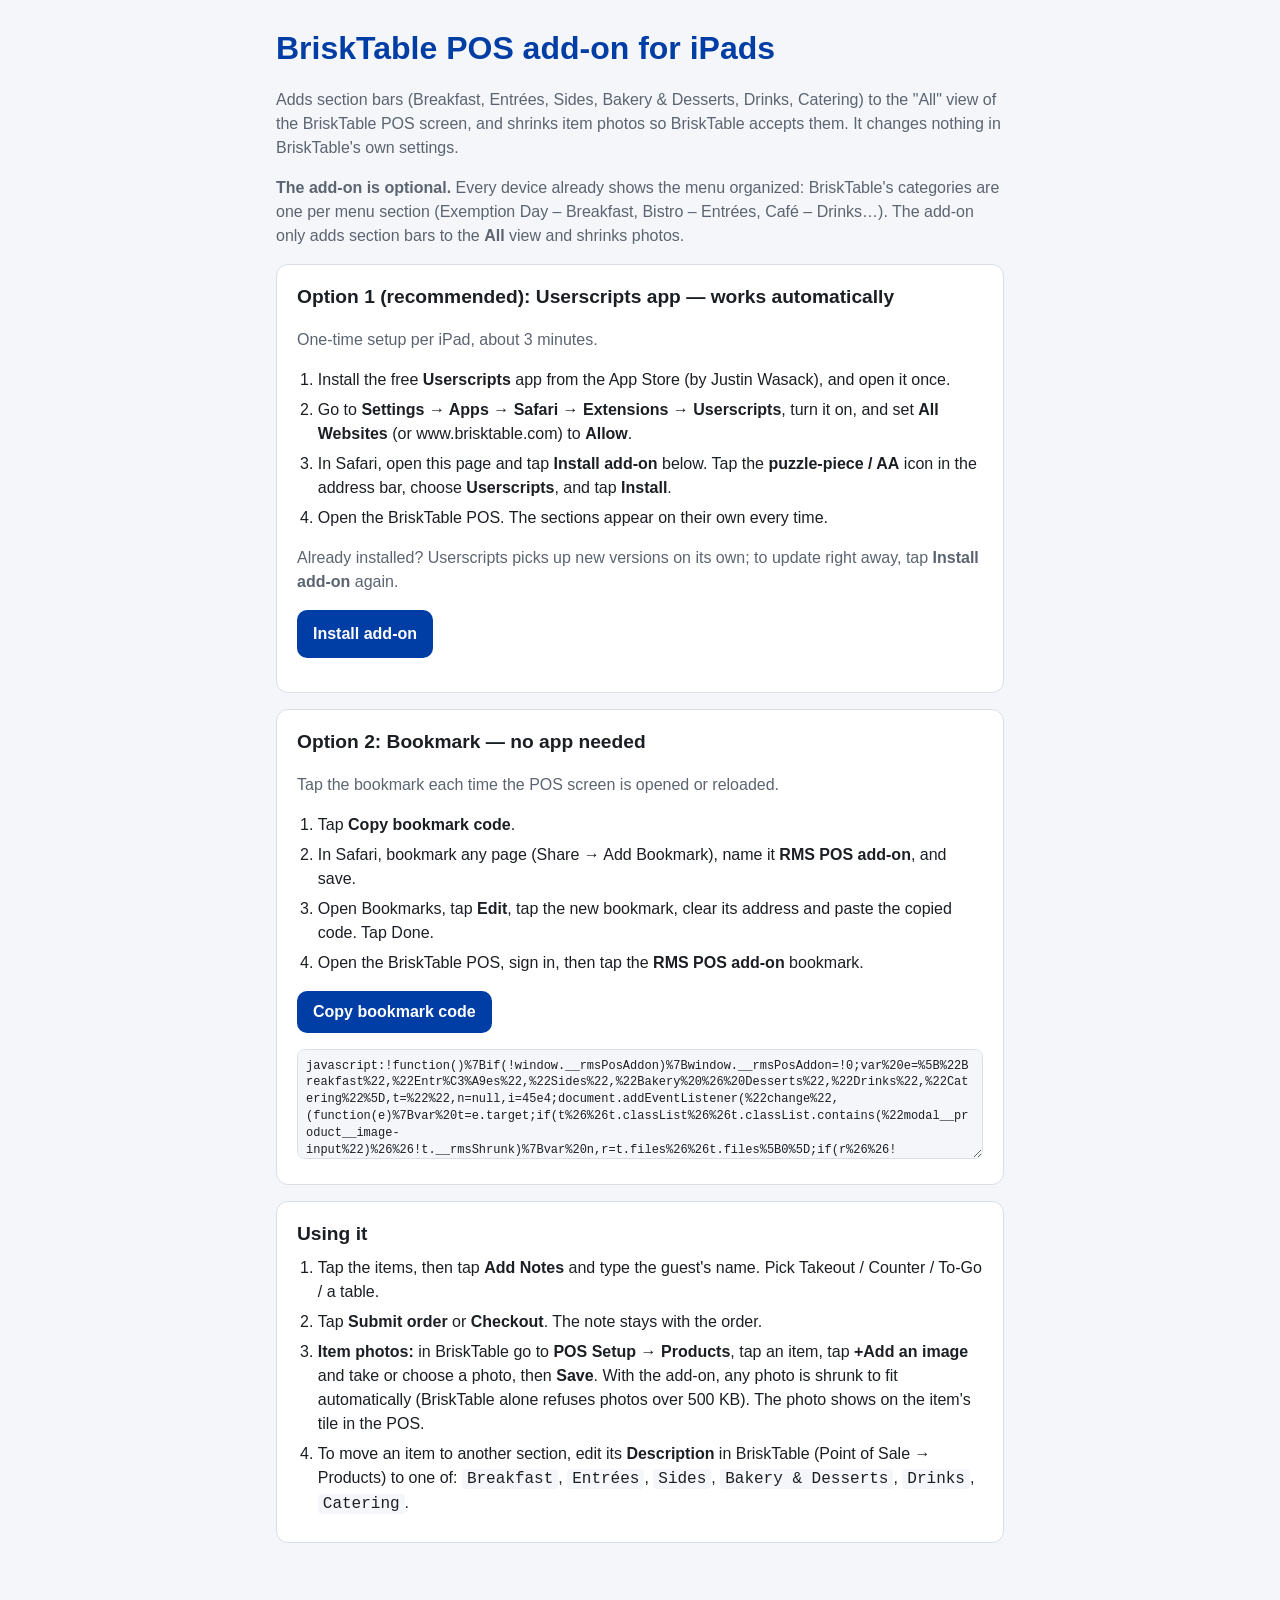
<file: rms-2.0/brisktable/index.html>
<!DOCTYPE html>
<html lang="en">
<head>
<meta charset="UTF-8">
<meta name="viewport" content="width=device-width, initial-scale=1.0">
<title>BriskTable iPad Setup</title>
<style>
:root{--blue:#003DA5;--text:#1b1f24;--muted:#5b6470;--bg:#f4f6fa;--card:#fff;--line:#d9dee7}
@media (prefers-color-scheme: dark){:root:not([data-theme="light"]){--blue:#7fb0ff;--text:#e8ebf0;--muted:#a7b0bd;--bg:#14171c;--card:#1e232b;--line:#333a45}}
:root[data-theme="dark"]{--blue:#7fb0ff;--text:#e8ebf0;--muted:#a7b0bd;--bg:#14171c;--card:#1e232b;--line:#333a45}
*{box-sizing:border-box}
body{margin:0;background:var(--bg);color:var(--text);font:16px/1.5 -apple-system,BlinkMacSystemFont,"Segoe UI",Arial,sans-serif}
main{max-width:760px;margin:0 auto;padding:24px 16px 48px}
h1{color:var(--blue);margin:0 0 4px}
.card{background:var(--card);border:1px solid var(--line);border-radius:12px;padding:18px 20px;margin:16px 0}
h2{margin:0 0 8px;font-size:1.2em}
ol{padding-left:1.3em;margin:8px 0}li{margin:6px 0}
.muted{color:var(--muted)}
.btn{display:inline-block;background:var(--blue);color:#fff;border:0;border-radius:10px;padding:12px 16px;font-weight:700;font-size:1em;text-decoration:none;cursor:pointer}
textarea{width:100%;height:110px;font:12px/1.4 ui-monospace,Menlo,monospace;border:1px solid var(--line);border-radius:8px;padding:8px;background:var(--bg);color:var(--text)}
code{background:var(--bg);padding:1px 5px;border-radius:4px}
</style>
</head>
<body>
<main>
<h1>BriskTable POS add-on for iPads</h1>
<p class="muted">Adds section bars (Breakfast, Entrées, Sides, Bakery &amp; Desserts, Drinks, Catering) to the "All" view of the BriskTable POS screen, and shrinks item photos so BriskTable accepts them. It changes nothing in BriskTable's own settings.</p>
<p class="muted"><b>The add-on is optional.</b> Every device already shows the menu organized: BriskTable's categories are one per menu section (Exemption Day – Breakfast, Bistro – Entrées, Café – Drinks…). The add-on only adds section bars to the <b>All</b> view and shrinks photos.</p>

<div class="card">
<h2>Option 1 (recommended): Userscripts app — works automatically</h2>
<p class="muted">One-time setup per iPad, about 3 minutes.</p>
<ol>
<li>Install the free <b>Userscripts</b> app from the App Store (by Justin Wasack), and open it once.</li>
<li>Go to <b>Settings → Apps → Safari → Extensions → Userscripts</b>, turn it on, and set <b>All Websites</b> (or www.brisktable.com) to <b>Allow</b>.</li>
<li>In Safari, open this page and tap <b>Install add-on</b> below. Tap the <b>puzzle-piece / AA</b> icon in the address bar, choose <b>Userscripts</b>, and tap <b>Install</b>.</li>
<li>Open the BriskTable POS. The sections appear on their own every time.</li>
</ol>
<p class="muted">Already installed? Userscripts picks up new versions on its own; to update right away, tap <b>Install add-on</b> again.</p>
<p><a class="btn" href="pos-addon.user.js">Install add-on</a></p>
</div>

<div class="card">
<h2>Option 2: Bookmark — no app needed</h2>
<p class="muted">Tap the bookmark each time the POS screen is opened or reloaded.</p>
<ol>
<li>Tap <b>Copy bookmark code</b>.</li>
<li>In Safari, bookmark any page (Share → Add Bookmark), name it <b>RMS POS add-on</b>, and save.</li>
<li>Open Bookmarks, tap <b>Edit</b>, tap the new bookmark, clear its address and paste the copied code. Tap Done.</li>
<li>Open the BriskTable POS, sign in, then tap the <b>RMS POS add-on</b> bookmark.</li>
</ol>
<p><button class="btn" id="copy">Copy bookmark code</button> <span id="msg" class="muted"></span></p>
<textarea id="code" readonly>Loading…</textarea>
</div>

<div class="card">
<h2>Using it</h2>
<ol>
<li>Tap the items, then tap <b>Add Notes</b> and type the guest's name. Pick Takeout / Counter / To-Go / a table.</li>
<li>Tap <b>Submit order</b> or <b>Checkout</b>. The note stays with the order.</li>
<li><b>Item photos:</b> in BriskTable go to <b>POS Setup → Products</b>, tap an item, tap <b>+Add an image</b> and take or choose a photo, then <b>Save</b>. With the add-on, any photo is shrunk to fit automatically (BriskTable alone refuses photos over 500 KB). The photo shows on the item's tile in the POS.</li>
<li>To move an item to another section, edit its <b>Description</b> in BriskTable (Point of Sale → Products) to one of: <code>Breakfast</code>, <code>Entrées</code>, <code>Sides</code>, <code>Bakery &amp; Desserts</code>, <code>Drinks</code>, <code>Catering</code>.</li>
</ol>
</div>
</main>
<script>
(function(){
  var ta=document.getElementById('code'),msg=document.getElementById('msg');
  fetch('bookmarklet.txt',{cache:'no-store'}).then(function(r){return r.text();}).then(function(t){ta.value=t.trim();}).catch(function(){ta.value='Could not load the bookmark code. Reload this page.';});
  document.getElementById('copy').onclick=function(){
    var done=function(){msg.textContent='Copied.';};
    if(navigator.clipboard&&navigator.clipboard.writeText){navigator.clipboard.writeText(ta.value).then(done,function(){ta.select();msg.textContent='Select all in the box and copy.';});}
    else{ta.focus();ta.select();try{document.execCommand('copy');done();}catch(e){msg.textContent='Select all in the box and copy.';}}
  };
})();
</script>
</body>
</html>
</file>
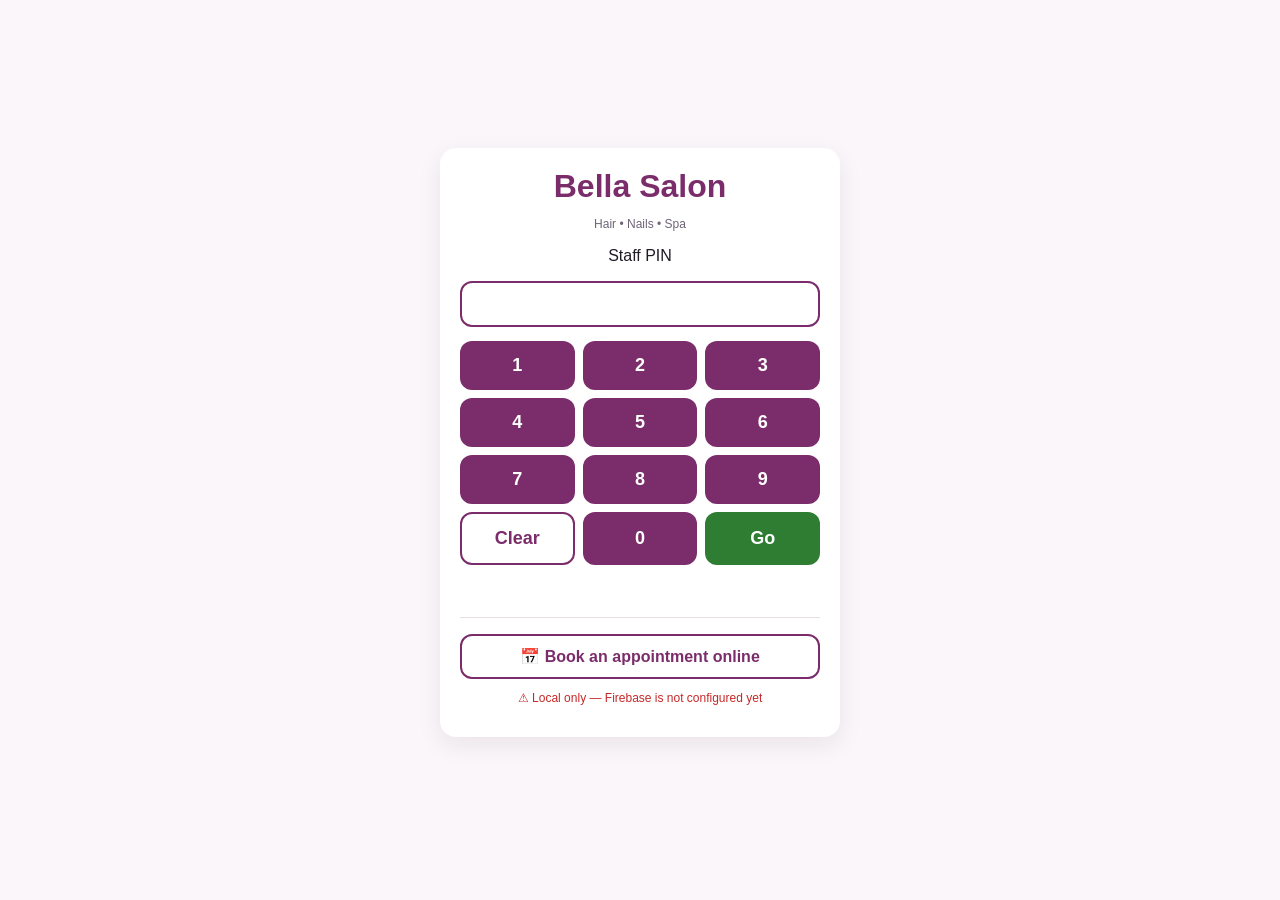
<file: guides/salon-booking/starter/index.html>
<!DOCTYPE html>
<html lang="en">
<head>
<meta charset="UTF-8" />
<meta name="viewport" content="width=device-width, initial-scale=1.0" />
<title>Salon Booking</title>
<link rel="stylesheet" href="styles.css?v=1" />
</head>
<body>
<div id="app"><div class="loading">Loading Salon Booking&hellip;</div></div>
<script src="app.js?v=1"></script>
<script type="module" src="firebase-sync.js?v=1"></script>
</body>
</html>
</file>
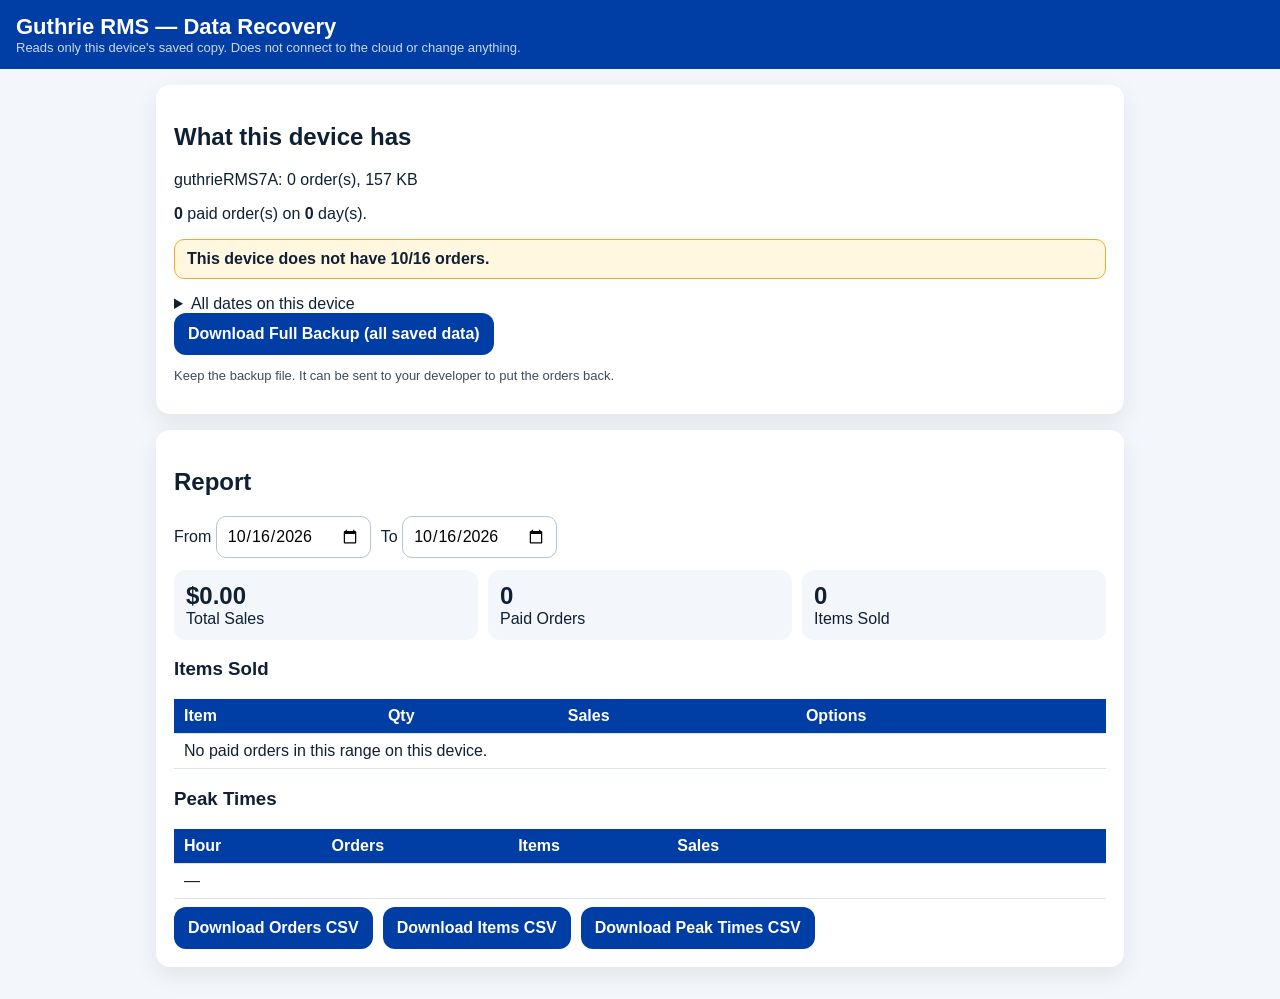
<file: recover.html>
<!DOCTYPE html>
<html lang="en">
<head>
<meta charset="UTF-8" />
<meta name="viewport" content="width=device-width, initial-scale=1.0" />
<title>Guthrie RMS Recovery</title>
<!--
  Recovery page: reads the copy of Guthrie RMS data saved in THIS browser, without connecting to
  the cloud (it does not load app.js or firebase-sync.js), so opening it can't overwrite anything.
  Shows which order dates this device still has and, for a chosen date range, total sales, items
  sold and peak times, with CSV downloads and a full backup file. It never changes or deletes data.
-->
<style>
:root{--blue:#003DA5;--light:#D9E8FF;--ink:#102033;--gold:#F9A825;--red:#C62828;--green:#2E7D32;--gray:#f3f6fb}
*{box-sizing:border-box}body{margin:0;font-family:Arial,Helvetica,sans-serif;background:var(--gray);color:var(--ink)}
header{background:var(--blue);color:white;padding:14px 16px}header h1{margin:0;font-size:22px}
main{max-width:1000px;margin:auto;padding:16px}.card{background:white;border-radius:14px;box-shadow:0 8px 24px rgba(0,0,0,.08);padding:18px;margin-bottom:16px}
.notice{background:var(--light);border:1px solid var(--blue);border-radius:10px;padding:10px 12px;color:var(--blue);font-weight:700}
.warn{background:#fff7df;border-color:var(--gold);color:var(--ink)}
.bad{background:#fdecea;border-color:var(--red);color:var(--red)}
.row{display:flex;gap:10px;flex-wrap:wrap;align-items:center}
input{padding:10px;border:1px solid #b5c4d6;border-radius:10px;font:inherit}
button{border:0;border-radius:12px;padding:12px 14px;background:var(--blue);color:white;font-weight:700;cursor:pointer;font:inherit;font-weight:700}
button.alt{background:white;color:var(--blue);border:2px solid var(--blue)}
table{width:100%;border-collapse:collapse;margin:8px 0}th,td{padding:8px 10px;border-bottom:1px solid #dbe3ef;text-align:left}th{background:var(--blue);color:white}
.stats{display:grid;grid-template-columns:repeat(auto-fit,minmax(150px,1fr));gap:10px;margin:12px 0}.stats div{background:var(--gray);border-radius:12px;padding:12px}.stats b{display:block;font-size:24px}
.peak td{background:#fff7df}.tag{background:var(--gold);border-radius:999px;padding:2px 8px;font-size:12px;font-weight:800}
.bar{height:12px;background:#e3e9f2;border-radius:999px;overflow:hidden}.bar span{display:block;height:100%;background:var(--blue)}
.small{font-size:13px;opacity:.8}
</style>
</head>
<body>
<header><h1>Guthrie RMS — Data Recovery</h1><div class="small">Reads only this device's saved copy. Does not connect to the cloud or change anything.</div></header>
<main id="out"><div class="card">Reading this device's saved data…</div></main>
<script>
(function(){
  const KEYS=['guthrieRMS7A','guthrieRMS5A','guthrieRMS4K','guthrieRMS4F'];
  const money=n=>'$'+(Number(n)||0).toFixed(2);
  const esc=s=>String(s??'').replace(/&/g,'&amp;').replace(/</g,'&lt;');
  const ymd=t=>{const d=new Date(t);return isNaN(d)?'':d.toLocaleDateString('en-CA');};
  const items=o=>Array.isArray(o?.items)?o.items.filter(i=>i&&i.name&&Number(i.price)>=0):[];
  const total=o=>items(o).reduce((a,i)=>a+(Number(i.price)||0),0);
  const hourLabel=h=>{const f=x=>((x+11)%12+1)+(x<12||x===24?' AM':' PM');return f(h)+' – '+f(h+1);};
  const out=document.getElementById('out');
  // Load every saved copy on this device.
  const copies=[];
  KEYS.forEach(k=>{try{const raw=localStorage.getItem(k);if(!raw)return;const d=JSON.parse(raw);copies.push({key:k,data:d,raw});}catch(e){copies.push({key:k,error:String(e)});}});
  // Paid orders from all copies, de-duplicated by id (newest copy first).
  const byId=new Map();
  copies.forEach(c=>(c.data?.orders||[]).forEach(o=>{if(o&&o.paid&&!byId.has(o.id))byId.set(o.id,o);}));
  const paid=[...byId.values()];
  const days={};paid.forEach(o=>{const d=ymd(o.paidAt||Number(o.id));if(d)(days[d]=days[d]||[]).push(o);});
  const dayList=Object.keys(days).sort();
  const closeouts=copies.flatMap(c=>c.data?.dailyCloseouts||[]);
  let from='2026-10-16', to='2026-10-16';
  function render(){
    if(!copies.length){out.innerHTML='<div class="card"><p class="notice bad">No Guthrie RMS data is saved on this device (in this browser). Try another iPad or computer that used the app before November 11.</p></div>';return;}
    const sel=paid.filter(o=>{const d=ymd(o.paidAt||Number(o.id));return d>=from&&d<=to;});
    const sales=sel.reduce((a,o)=>a+total(o),0);
    const itemMap={};sel.forEach(o=>items(o).forEach(i=>{const r=itemMap[i.name]||(itemMap[i.name]={name:i.name,qty:0,sales:0,mods:{}});r.qty++;r.sales+=Number(i.price)||0;(i.mods||[]).forEach(m=>r.mods[m]=(r.mods[m]||0)+1);}));
    const itemRows=Object.values(itemMap).sort((a,b)=>b.sales-a.sales||b.qty-a.qty);
    const hrMap={};sel.forEach(o=>{const h=new Date(Number(o.id)||o.paidAt).getHours();const r=hrMap[h]||(hrMap[h]={hour:h,orders:0,items:0,sales:0});r.orders++;r.items+=items(o).length;r.sales+=total(o);});
    const hrs=Object.values(hrMap).sort((a,b)=>a.hour-b.hour);const maxO=Math.max(0,...hrs.map(r=>r.orders)),maxS=Math.max(0,...hrs.map(r=>r.sales));
    const close=closeouts.filter(c=>c.date>=from&&c.date<=to);
    out.innerHTML=`
    <div class="card">
      <h2>What this device has</h2>
      <p>${copies.map(c=>c.error?`${c.key}: could not read`:`${c.key}: ${(c.data.orders||[]).length} order(s), ${Math.round(c.raw.length/1024)} KB`).join('<br>')}</p>
      <p><b>${paid.length}</b> paid order(s) on <b>${dayList.length}</b> day(s)${dayList.length?`: ${dayList[0]} to ${dayList[dayList.length-1]}`:''}.</p>
      ${days['2026-10-16']?`<p class="notice">This device HAS 10/16 orders (${days['2026-10-16'].length}). Download the backup below before opening the main app on this device.</p>`:`<p class="notice warn">This device does not have 10/16 orders.</p>`}
      <details><summary>All dates on this device</summary><p class="small">${dayList.map(d=>`${d} (${days[d].length})`).join(', ')||'none'}</p></details>
      <div class="row"><button onclick="downloadBackup()">Download Full Backup (all saved data)</button></div>
      <p class="small">Keep the backup file. It can be sent to your developer to put the orders back.</p>
    </div>
    <div class="card">
      <h2>Report</h2>
      <div class="row"><label>From <input type="date" value="${from}" onchange="setRange(this.value,null)"></label><label>To <input type="date" value="${to}" onchange="setRange(null,this.value)"></label></div>
      <div class="stats"><div><b>${money(sales)}</b>Total Sales</div><div><b>${sel.length}</b>Paid Orders</div><div><b>${itemRows.reduce((a,r)=>a+r.qty,0)}</b>Items Sold</div>${close.length?`<div><b>${money(close.reduce((a,c)=>a+(Number(c.sales)||0),0))}</b>End of Day total</div>`:''}</div>
      <h3>Items Sold</h3>
      <table><tr><th>Item</th><th>Qty</th><th>Sales</th><th>Options</th></tr>${itemRows.map(r=>`<tr><td><b>${esc(r.name)}</b></td><td>${r.qty}</td><td>${money(r.sales)}</td><td class="small">${esc(Object.entries(r.mods).map(([k,v])=>k+' ×'+v).join(', '))}</td></tr>`).join('')||'<tr><td colspan="4">No paid orders in this range on this device.</td></tr>'}</table>
      <h3>Peak Times</h3>
      <table><tr><th>Hour</th><th>Orders</th><th>Items</th><th>Sales</th><th style="width:30%"></th></tr>${hrs.map(r=>`<tr${r.orders===maxO?' class="peak"':''}><td><b>${hourLabel(r.hour)}</b>${r.orders===maxO?' <span class="tag">Peak</span>':''}</td><td>${r.orders}</td><td>${r.items}</td><td>${money(r.sales)}</td><td><div class="bar"><span style="width:${maxS?(r.sales/maxS*100).toFixed(0):0}%"></span></div></td></tr>`).join('')||'<tr><td colspan="5">—</td></tr>'}</table>
      <div class="row"><button onclick="dl('orders')">Download Orders CSV</button><button onclick="dl('items')">Download Items CSV</button><button onclick="dl('hours')">Download Peak Times CSV</button></div>
    </div>`;
    window.__sel={sel,itemRows,hrs};
  }
  window.setRange=(f,t)=>{if(f)from=f;if(t)to=t;if(from>to){if(f)to=from;else from=to;}render();};
  function csv(rows){return rows.map(r=>r.map(v=>'"'+String(v??'').replace(/"/g,'""')+'"').join(',')).join('\n');}
  function save(name,text,type){const a=document.createElement('a');a.href=URL.createObjectURL(new Blob([text],{type}));a.download=name;document.body.appendChild(a);a.click();setTimeout(()=>{URL.revokeObjectURL(a.href);a.remove();},500);}
  window.dl=kind=>{const {sel,itemRows,hrs}=window.__sel;const tag=from===to?from:from+'_to_'+to;
    if(kind==='orders')save(`guthrie-orders-${tag}.csv`,csv([['Order ID','Started','Paid At','Type','Customer','Items','Total','Payment'],...sel.map(o=>[o.id,new Date(Number(o.id)).toLocaleString(),o.paidAt||'',o.type,o.customer,items(o).map(i=>i.name+((i.mods||[]).length?' ('+i.mods.join(', ')+')':'')).join('; '),total(o).toFixed(2),o.payment?.type||''])]),'text/csv');
    if(kind==='items')save(`guthrie-items-${tag}.csv`,csv([['Item','Qty Sold','Sales','Options'],...itemRows.map(r=>[r.name,r.qty,r.sales.toFixed(2),Object.entries(r.mods).map(([k,v])=>k+' x'+v).join('; ')])]),'text/csv');
    if(kind==='hours')save(`guthrie-peak-times-${tag}.csv`,csv([['Hour','Orders','Items','Sales'],...hrs.map(r=>[hourLabel(r.hour),r.orders,r.items,r.sales.toFixed(2)])]),'text/csv');};
  window.downloadBackup=()=>{const stamp=new Date().toISOString().slice(0,19).replace(/[:T]/g,'-');save(`guthrie-rms-backup-${stamp}.json`,JSON.stringify({savedAt:new Date().toISOString(),device:navigator.userAgent,copies:copies.filter(c=>c.data).map(c=>({key:c.key,data:c.data}))}),'application/json');};
  render();
})();
</script>
</body>
</html>
</file>
<file: guides/salon-booking/starter/styles.css>
/* ---------- Theme tokens (overwritten at runtime by applyTheme() in app.js) ---------- */
:root{--primary:#7B2D6B;--accent:#E7A6C4;--ink:#1F1A24;--muted:#6E6577;--page:#FAF6F9;--surface:#fff;--line:#E8DDE5;--green:#2E7D32;--red:#C62828;--gold:#C98A00;--radius:16px}
*{box-sizing:border-box}
body{margin:0;font-family:"Segoe UI",Arial,Helvetica,sans-serif;background:var(--page);color:var(--ink)}
button,input,select,textarea{font:inherit}
h1,h2,h3{margin-top:0}
.loading{min-height:100vh;display:flex;align-items:center;justify-content:center;color:var(--primary);font-weight:700}

/* ---------- Buttons & inputs ---------- */
.btn{border:0;border-radius:12px;padding:11px 16px;background:var(--primary);color:#fff;font-weight:700;cursor:pointer}
.btn.ghost{background:transparent;color:var(--primary);border:2px solid var(--primary)}
.btn.small{padding:6px 10px;font-size:13px;color:#fff}
.btn.ghost.small{color:var(--primary)}
.btn.green{background:var(--green)}.btn.red{background:var(--red)}.btn.gold{background:var(--gold)}
.btn:disabled{opacity:.4;cursor:not-allowed}
.input{padding:10px;border:1px solid var(--line);border-radius:10px;background:#fff;min-width:0;width:100%}
label{display:flex;flex-direction:column;gap:4px;font-size:13px;font-weight:600;color:var(--muted)}
.row{display:flex;gap:10px;flex-wrap:wrap;align-items:center}
.spacer{flex:1}
.small{font-size:12px;color:var(--muted)}
.form-grid{display:grid;grid-template-columns:repeat(auto-fit,minmax(180px,1fr));gap:12px;margin:12px 0}

/* ---------- Layout ---------- */
.card{background:var(--surface);border-radius:var(--radius);box-shadow:0 8px 24px rgba(60,20,60,.08);padding:20px;margin-bottom:16px}
.topbar{background:var(--primary);color:#fff;display:flex;gap:12px;align-items:center;padding:10px 16px;position:sticky;top:0;z-index:10;flex-wrap:wrap}
.topbar nav{display:flex;gap:6px;flex-wrap:wrap}
.topbar nav button{background:rgba(255,255,255,.15);color:#fff;border:0;border-radius:10px;padding:8px 12px;cursor:pointer;font-weight:600}
.topbar nav button.active{background:#fff;color:var(--primary)}
.wrap{padding:18px;max-width:1300px;margin:auto}
.grid{display:grid;grid-template-columns:repeat(auto-fit,minmax(170px,1fr));gap:12px}
.tile{min-height:90px;border:2px solid var(--primary);background:#fff;color:var(--primary);border-radius:var(--radius);font-size:17px;font-weight:700;cursor:pointer}
.tile:hover{background:var(--primary);color:#fff}
.stats{display:grid;grid-template-columns:repeat(auto-fit,minmax(140px,1fr));gap:10px;margin:12px 0}
.stats div{background:var(--page);border:1px solid var(--line);border-radius:12px;padding:12px}
.stats b{display:block;font-size:1.5rem;color:var(--primary)}

/* ---------- Login ---------- */
.login{min-height:100vh;display:flex;align-items:center;justify-content:center;padding:20px}
.login .card{width:min(400px,100%);text-align:center}
.pin-display{height:46px;border:2px solid var(--primary);border-radius:12px;margin:14px 0;font-size:28px;letter-spacing:8px;display:flex;align-items:center;justify-content:center}
.keypad{display:grid;grid-template-columns:repeat(3,1fr);gap:8px}
.keypad button{padding:14px;font-size:18px}
.error{color:var(--red);min-height:20px}

/* ---------- Tables ---------- */
.table{width:100%;border-collapse:collapse}
.table th,.table td{padding:9px;border-bottom:1px solid var(--line);text-align:left;vertical-align:top}
.table th{background:var(--page);color:var(--muted);font-size:13px}

/* ---------- Booking wizard ---------- */
.steps{display:grid;grid-template-columns:repeat(5,1fr);gap:6px;margin-bottom:16px}
.steps span{padding:8px;border-radius:999px;background:var(--page);color:var(--muted);text-align:center;font-size:12px;font-weight:700}
.steps span.done{background:var(--primary);color:#fff}
.choice-grid{display:grid;grid-template-columns:repeat(auto-fill,minmax(200px,1fr));gap:10px}
.choice{border:2px solid var(--line);background:#fff;border-radius:14px;padding:12px;text-align:left;cursor:pointer}
.choice.selected{border-color:var(--primary);background:color-mix(in srgb,var(--accent) 25%,#fff)}
.choice b{display:block}
.slots{display:grid;grid-template-columns:repeat(auto-fill,minmax(90px,1fr));gap:8px}
.slots button{border:2px solid var(--primary);background:#fff;color:var(--primary);border-radius:10px;padding:10px;font-weight:700;cursor:pointer}
.slots button.selected{background:var(--primary);color:#fff}

/* ---------- Day calendar ---------- */
.calendar{display:grid;border:1px solid var(--line);border-radius:12px;overflow:auto;background:#fff}
.cal-head{position:sticky;top:0;background:var(--primary);color:#fff;font-weight:700;padding:8px;text-align:center;z-index:2}
.cal-time{font-size:11px;color:var(--muted);padding:2px 6px;border-top:1px solid var(--line)}
.cal-cell{border-top:1px solid #f3edf2;border-left:1px solid var(--line);min-height:22px}
.cal-cell.off{background:repeating-linear-gradient(45deg,#f6f2f5,#f6f2f5 6px,#fff 6px,#fff 12px)}
.appt{margin:1px 3px;border-radius:8px;padding:4px 6px;font-size:12px;cursor:pointer;overflow:hidden;color:#fff;background:var(--primary);z-index:1}
.appt.checked-in{background:var(--gold)}.appt.in-service{background:#1565C0}.appt.completed{background:var(--green)}
.appt.paid{background:#555}

/* ---------- Badges, modal, toast ---------- */
.badge{display:inline-block;padding:3px 9px;border-radius:999px;font-size:12px;font-weight:700;background:var(--page);color:var(--muted)}
.badge.booked{background:#F3E5F5;color:#6A1B9A}.badge.checked-in{background:#FFF8E1;color:#805800}.badge.in-service{background:#E3F2FD;color:#0D47A1}
.badge.completed{background:#E8F5E9;color:#1B5E20}.badge.cancelled,.badge.no-show{background:#FFEBEE;color:#B71C1C}
.modal{position:fixed;inset:0;background:rgba(0,0,0,.45);display:flex;align-items:center;justify-content:center;padding:16px;z-index:20}
.modal .card{width:min(620px,100%);max-height:90vh;overflow:auto}
.toast{position:fixed;right:20px;bottom:20px;background:var(--primary);color:#fff;padding:14px 20px;border-radius:14px;font-weight:700;z-index:99;box-shadow:0 10px 30px rgba(0,0,0,.25)}

@media(max-width:700px){
  .wrap{padding:10px}
  .steps{grid-template-columns:1fr 1fr}
  .toast{left:12px;right:12px;text-align:center}
}
</file>
